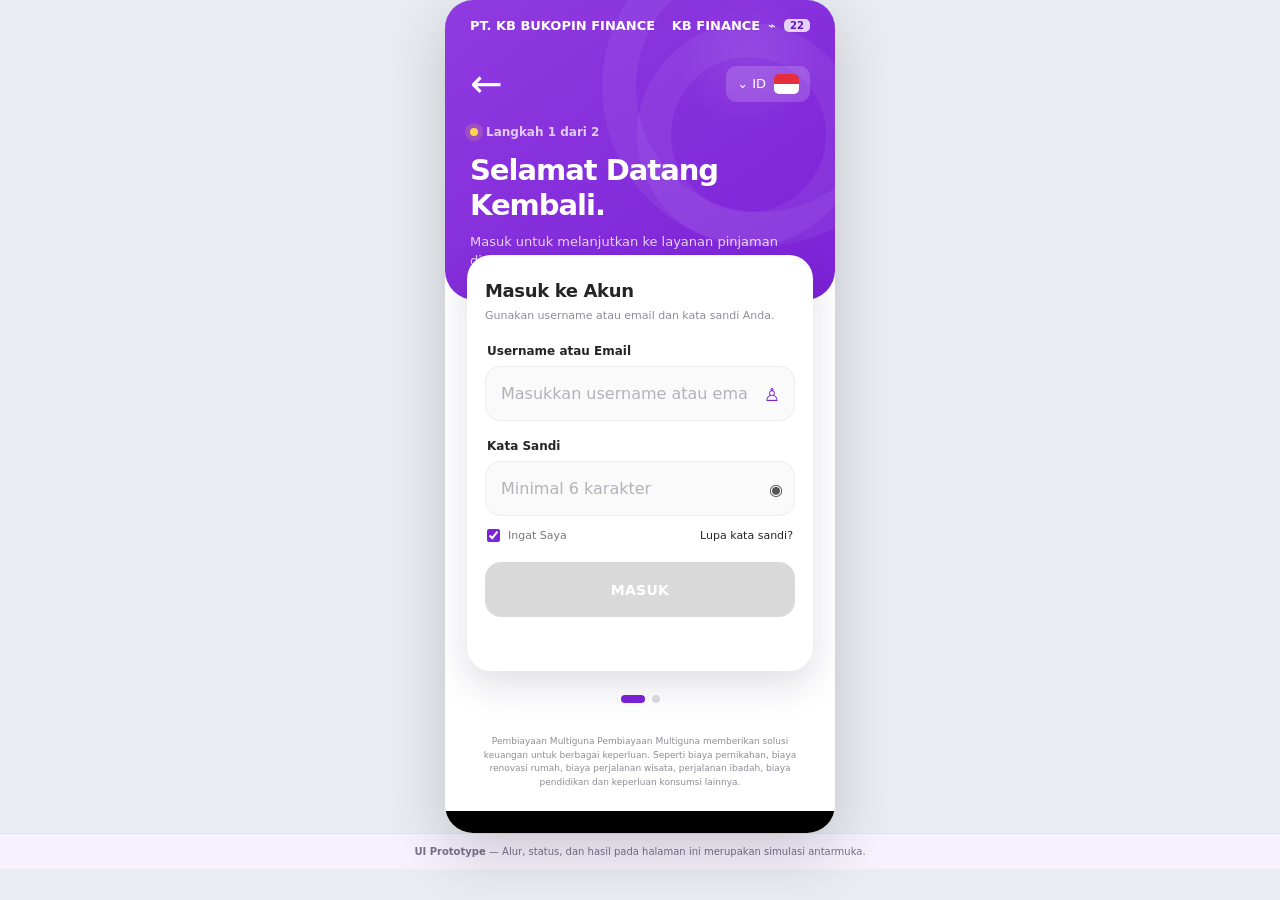
<file: index.html>
<!DOCTYPE html>
<html lang="id">
<head>
  <meta charset="UTF-8">
  <meta name="viewport" content="width=device-width,initial-scale=1">
  <meta name="description" content="Login KB BANK FINANCE">
  <title>KB BANK FIANCE — Masuk</title>
  <link rel="stylesheet" href="style.css">
</head>
<body>
  <main class="app-phone">
    <section class="mobile-hero">
      <div class="statusbar">
        <span>PT. KB BUKOPIN FINANCE</span>
        <div class="status-icons"><span>KB FINANCE</span><span>⌁</span><span class="battery">22</span></div>
      </div>
      <div class="hero-nav">
        <button class="back-button" type="button" aria-label="Kembali">←</button>
        <button class="language-button" type="button"><span>⌄ ID</span><span class="flag"></span></button>
      </div>
      <div class="hero-copy">
        <div class="step"><span class="step-dot"></span>Langkah 1 dari 2</div>
        <h1>Selamat Datang Kembali.</h1>
        <p>Masuk untuk melanjutkan ke layanan pinjaman digital Anda.</p>
      </div>
    </section>

    <section class="mobile-card">
      <div class="card-title">
        <h2>Masuk ke Akun</h2>
        <p>Gunakan username atau email dan kata sandi Anda.</p>
      </div>

      <form id="loginForm" novalidate>
        <div class="field">
          <label for="identity">Username atau Email</label>
          <div class="input-wrap">
            <input id="identity" type="text" autocomplete="username" placeholder="Masukkan username atau email">
            <span class="field-icon">♙</span>
          </div>
        </div>

        <div class="field">
          <label for="password">Kata Sandi</label>
          <div class="input-wrap">
            <input id="password" type="password" autocomplete="current-password" placeholder="Minimal 6 karakter">
            <button class="toggle-password" id="togglePassword" type="button" aria-label="Tampilkan kata sandi">◉</button>
          </div>
        </div>

        <div class="options">
          <label class="remember"><input id="remember" type="checkbox" checked> Ingat Saya</label>
          <a href="#">Lupa kata sandi?</a>
        </div>

        <button id="loginButton" class="primary-mobile" type="submit" disabled>MASUK</button>
        <div id="message" class="message" role="status"></div>
      </form>
    </section>

    <div class="progress-dots"><span class="active"></span><span></span></div>
    <div class="footer-note">Pembiayaan Multiguna

Pembiayaan Multiguna memberikan solusi keuangan untuk berbagai keperluan. Seperti biaya pernikahan, biaya renovasi rumah, biaya perjalanan wisata, perjalanan ibadah, biaya pendidikan dan keperluan konsumsi lainnya.</div>
    <div class="home-indicator"></div>
  </main>
  <script src="storage.js"></script>
  <script src="login.js"></script>
<div style="padding:10px 16px;text-align:center;font-size:10px;line-height:1.5;color:#7c6f89;background:#f7f1fd;border-top:1px solid #eadcf8"><strong>UI Prototype</strong> — Alur, status, dan hasil pada halaman ini merupakan simulasi antarmuka.</div>
</body>
</html>
</file>
<file: style.css>
:root{
  --purple:#7c22d8;
  --purple-dark:#6417bd;
  --purple-soft:#8f3be0;
  --purple-light:#f6effd;
  --cyan:#22d3ee;
  --text:#252525;
  --muted:#8d8d96;
  --line:#ececf1;
  --surface:#ffffff;
  --page:#e9edf2;
  --danger:#c93434;
  --success:#11865a;
  --warning:#d97706;
  --shadow:0 14px 36px rgba(34,18,68,.14);
  --radius:24px;
}
*{box-sizing:border-box;margin:0;padding:0}
html{scroll-behavior:smooth}
body{
  min-height:100vh;
  font-family:Inter,ui-sans-serif,system-ui,-apple-system,BlinkMacSystemFont,"Segoe UI",sans-serif;
  color:var(--text);
  background:var(--page);
}
button,input,select{font:inherit}
button{cursor:pointer}
a{text-decoration:none;color:inherit}
.hidden{display:none!important}
.message{min-height:20px;margin-top:12px;text-align:center;font-size:11px}
.message.error{color:var(--danger)}
.message.success{color:var(--success)}
.app-phone{
  position:relative;
  width:min(100%,390px);
  min-height:100vh;
  margin:auto;
  overflow:hidden;
  background:var(--surface);
  box-shadow:0 18px 60px rgba(0,0,0,.18);
}
.mobile-hero{
  position:relative;
  height:300px;
  overflow:hidden;
  padding:18px 25px 0;
  color:#fff;
  border-radius:0 0 30px 30px;
  background:
    radial-gradient(circle at 78% 20%,rgba(255,255,255,.08),transparent 18%),
    linear-gradient(145deg,var(--purple-soft),var(--purple));
}
.mobile-hero::before,.mobile-hero::after{
  content:"";position:absolute;border:34px solid rgba(255,255,255,.055);border-radius:50%;
}
.mobile-hero::before{width:250px;height:250px;right:-85px;top:-72px}
.mobile-hero::after{width:155px;height:155px;right:-25px;top:23px}
.statusbar,.hero-nav,.hero-copy{position:relative;z-index:2}
.statusbar{display:flex;justify-content:space-between;align-items:center;font-size:13px;font-weight:800}
.status-icons{display:flex;gap:8px;align-items:center}
.battery{padding:1px 6px;border-radius:5px;color:var(--purple-dark);background:rgba(255,255,255,.78);font-size:10px}
.hero-nav{display:flex;align-items:center;justify-content:space-between;margin-top:31px}
.back-button,.language-button{border:0;color:#fff;background:transparent}
.back-button{font-size:39px;line-height:1}
.language-button{display:flex;align-items:center;gap:8px;padding:8px 11px;border-radius:10px;background:rgba(255,255,255,.16);font-size:13px}
.flag{width:25px;height:20px;border-radius:5px;background:linear-gradient(to bottom,#e72d3c 0 50%,#fff 50% 100%)}
.hero-copy .step{display:inline-flex;align-items:center;gap:8px;margin-top:22px;font-size:12px;font-weight:800;color:rgba(255,255,255,.75)}
.step-dot{width:8px;height:8px;border-radius:50%;background:#ffd54f;box-shadow:0 0 0 5px rgba(255,213,79,.16)}
.hero-copy h1{margin-top:13px;font-size:29px;line-height:1.2;font-weight:600;letter-spacing:-.035em}
.hero-copy p{margin-top:9px;max-width:310px;color:rgba(255,255,255,.8);font-size:13px;line-height:1.5}
.mobile-card{
  position:relative;z-index:3;margin:-45px 22px 0;padding:25px 18px 22px;
  border-radius:var(--radius);background:#fff;box-shadow:var(--shadow);
}
.card-title{margin-bottom:20px}
.card-title h2{font-size:18px;letter-spacing:-.02em}
.card-title p{margin-top:6px;color:var(--muted);font-size:11px;line-height:1.55}
.field{margin-bottom:18px}
.field label{display:block;margin:0 0 8px 2px;font-size:12px;font-weight:800}
.input-wrap{position:relative}
.input-wrap input{
  width:100%;height:55px;padding:0 46px 0 15px;border:1px solid var(--line);border-radius:15px;
  outline:none;background:#fafafa;color:var(--text);transition:.2s ease;
}
.input-wrap input:focus{border-color:var(--purple);background:#fff;box-shadow:0 0 0 4px rgba(126,34,216,.10)}
.input-wrap input::placeholder{color:#b2b2ba}
.field-icon{position:absolute;right:15px;top:50%;transform:translateY(-50%);color:var(--purple);font-size:18px}
.toggle-password{position:absolute;right:12px;top:50%;transform:translateY(-50%);border:0;background:transparent;color:#555}
.helper{display:block;margin:7px 2px 0;color:var(--muted);font-size:10px;line-height:1.45}
.notice-box{display:flex;align-items:flex-start;gap:10px;margin:4px 0 20px;padding:12px;border-radius:13px;color:#645474;background:#f7f1fd;font-size:10px;line-height:1.5}
.primary-mobile{
  width:100%;height:55px;border:0;border-radius:16px;color:#fff;background:#d9d9d9;
  font-size:14px;font-weight:900;letter-spacing:.02em;cursor:not-allowed;transition:.2s ease;
}
.primary-mobile.active{cursor:pointer;background:linear-gradient(135deg,var(--purple-soft),var(--purple-dark));box-shadow:0 12px 24px rgba(126,34,216,.25)}
.primary-mobile.active:hover{transform:translateY(-2px)}
.options{display:flex;align-items:center;justify-content:space-between;margin:-5px 2px 20px;font-size:11px}
.remember{display:flex;align-items:center;gap:8px;color:#777}
.remember input{accent-color:var(--purple)}
.footer-note{padding:22px 28px;text-align:center;color:var(--muted);font-size:9px;line-height:1.5}
.progress-dots{display:flex;justify-content:center;gap:7px;margin:24px 0 10px}
.progress-dots span{width:8px;height:8px;border-radius:999px;background:#ddd}
.progress-dots span.active{width:24px;background:var(--purple)}
.home-indicator{height:22px;background:#000}

/* Dashboard */
.dashboard-body{
  min-height:100vh;
  background:
    radial-gradient(circle at top left,rgba(139,92,246,.13),transparent 28%),
    radial-gradient(circle at bottom right,rgba(34,211,238,.10),transparent 28%),
    #f3f6fb;
}
.dashboard-layout{display:grid;grid-template-columns:260px 1fr;min-height:100vh}
.sidebar{
  position:sticky;top:0;height:100vh;padding:24px 18px;color:#fff;
  background:linear-gradient(180deg,#171123,#24113d);
  box-shadow:10px 0 40px rgba(17,24,39,.12);
}
.brand{display:flex;gap:12px;align-items:center;padding:8px 8px 24px}
.brand-logo{width:46px;height:46px;border-radius:15px;display:grid;place-items:center;font-weight:900;background:linear-gradient(145deg,var(--purple-soft),var(--cyan));box-shadow:0 14px 30px rgba(109,40,217,.28)}
.brand h1{font-size:18px}.brand small{display:block;color:#c4b5d9;margin-top:3px}
.nav{display:grid;gap:8px}
.nav a{display:flex;align-items:center;gap:12px;padding:13px 14px;border-radius:14px;color:#d7cce5;transition:.22s}
.nav a:hover,.nav a.active{color:#fff;background:linear-gradient(135deg,rgba(139,92,246,.32),rgba(34,211,238,.12));transform:translateX(4px)}
.nav-icon{width:34px;height:34px;border-radius:11px;display:grid;place-items:center;background:rgba(255,255,255,.08)}
.profile{position:absolute;left:18px;right:18px;bottom:22px;display:flex;gap:12px;align-items:center;padding:14px;border-radius:18px;background:rgba(255,255,255,.07);border:1px solid rgba(255,255,255,.08)}
.avatar{width:42px;height:42px;border-radius:14px;display:grid;place-items:center;font-weight:800;background:linear-gradient(145deg,var(--purple-soft),var(--purple-dark))}
.profile small{display:block;color:#c4b5d9;margin-top:3px}
.dashboard-main{width:100%;max-width:1600px;margin:auto;padding:28px}
.topbar{display:flex;justify-content:space-between;align-items:center;gap:18px;margin-bottom:20px}
.topbar h2{margin:0 0 6px;font-size:28px}.topbar p{margin:0;color:#718096}
.top-actions{display:flex;gap:12px;align-items:center}
.icon-btn,.primary-btn,.secondary-btn{border:0;border-radius:14px;transition:.2s ease}
.icon-btn{width:46px;height:46px;background:#fff;border:1px solid var(--line);box-shadow:var(--shadow)}
.primary-btn{padding:13px 18px;color:#fff;font-weight:800;background:linear-gradient(135deg,var(--purple),var(--purple-soft));box-shadow:0 14px 30px rgba(109,40,217,.24)}
.secondary-btn{padding:12px 16px;background:#fff;color:var(--purple);border:1px solid #ddd6fe;font-weight:800}
.identity-card{display:flex;align-items:center;justify-content:space-between;gap:20px;margin-bottom:20px;padding:20px 22px;border-radius:22px;background:rgba(255,255,255,.94);box-shadow:var(--shadow)}
.identity-main{display:flex;align-items:center;gap:15px}
.identity-avatar{width:58px;height:58px;border-radius:18px;display:grid;place-items:center;color:#fff;font-size:20px;font-weight:900;background:linear-gradient(145deg,var(--purple),var(--cyan))}
.identity-label{display:block;color:#718096;font-size:12px;margin-bottom:4px}
.identity-main h3{font-size:19px}.identity-main p{margin-top:5px;color:#718096;font-size:13px}
.identity-status{display:flex;align-items:center;gap:10px;padding:11px 14px;border-radius:15px;background:#ecfdf5;color:#047857}
.identity-status>span{width:30px;height:30px;border-radius:10px;display:grid;place-items:center;color:#fff;background:#10b981;font-weight:900}
.identity-status small{display:block;color:#5c8f7a;font-size:10px}
.identity-status strong{display:block;margin-top:2px;font-size:12px}
.hero-card{position:relative;overflow:hidden;padding:28px;border-radius:30px;color:#fff;background:radial-gradient(circle at 85% 20%,rgba(255,255,255,.20),transparent 24%),linear-gradient(135deg,var(--purple-dark),var(--purple) 50%,var(--purple-soft));box-shadow:0 30px 70px rgba(76,29,149,.24);margin-bottom:20px}
.hero-card::after{content:"";position:absolute;width:280px;height:280px;border-radius:50%;right:-90px;bottom:-130px;border:35px solid rgba(255,255,255,.12)}
.hero-grid{position:relative;z-index:1;display:grid;grid-template-columns:1.3fr .7fr;gap:24px;align-items:center}
.hero-label{display:inline-flex;padding:8px 12px;border-radius:999px;background:rgba(255,255,255,.16);border:1px solid rgba(255,255,255,.22);font-size:13px;margin-bottom:16px}
.hero-card h3{font-size:22px;margin-bottom:10px}.limit{font-size:46px;font-weight:950;letter-spacing:-1.5px}
.hero-meta{display:flex;gap:24px;flex-wrap:wrap;margin-top:22px}.hero-meta span{display:block;color:rgba(255,255,255,.72);font-size:12px}.hero-meta strong{display:block;margin-top:5px;font-size:16px}
.circle{width:190px;height:190px;margin:auto;border-radius:50%;display:grid;place-items:center;background:conic-gradient(#fff 0 74%,rgba(255,255,255,.18) 74% 100%);box-shadow:0 25px 50px rgba(0,0,0,.18)}
.circle::before{content:"";width:142px;height:142px;border-radius:50%;background:linear-gradient(145deg,#5b21b6,#6d28d9)}
.circle-text{position:absolute;text-align:center}.circle-text strong{display:block;font-size:34px}.circle-text span{font-size:12px;color:rgba(255,255,255,.75)}
.stats{display:grid;grid-template-columns:repeat(4,1fr);gap:16px;margin-bottom:20px}
.card{background:rgba(255,255,255,.94);border:1px solid rgba(255,255,255,.75);border-radius:24px;padding:20px;box-shadow:var(--shadow)}
.stat{min-height:140px;transition:.22s}.stat:hover{transform:translateY(-5px)}
.stat-icon{width:46px;height:46px;border-radius:15px;display:grid;place-items:center;background:linear-gradient(145deg,#ede9fe,#cffafe);margin-bottom:16px}
.stat span{color:#718096;font-size:13px}.stat strong{display:block;font-size:22px;margin-top:6px}.stat small{display:block;margin-top:7px;color:#10b981}
.content-grid{display:grid;grid-template-columns:1.2fr .8fr;gap:18px}
.section-head{display:flex;justify-content:space-between;align-items:center;margin-bottom:18px}.section-head h3{font-size:18px}.section-head a{font-size:13px;color:var(--purple)}
.progress-item{display:grid;grid-template-columns:44px 1fr auto;gap:14px;align-items:center;padding:14px 0;border-bottom:1px solid var(--line)}.progress-item:last-child{border-bottom:0}
.step-number{width:40px;height:40px;border-radius:13px;display:grid;place-items:center;font-weight:800;color:var(--purple);background:#f3e8ff}
.progress-title{font-weight:800;margin-bottom:7px}.bar{height:8px;border-radius:999px;background:#edf0f5;overflow:hidden}.bar i{display:block;height:100%;border-radius:inherit;background:linear-gradient(90deg,var(--purple),var(--cyan))}
.pill{padding:7px 10px;border-radius:999px;font-size:11px;font-weight:800;white-space:nowrap}.done{background:#d1fae5;color:#047857}.process{background:#fef3c7;color:#b45309}.pending{background:#eef2f7;color:#64748b}
.form-group{margin-bottom:16px}.form-group label{display:block;font-size:12px;color:#718096;margin-bottom:8px}
.dashboard-field{display:flex;align-items:center;gap:9px;border-radius:15px;padding:12px 14px;background:#f8faff;border:1px solid var(--line)}
.dashboard-field input,.dashboard-field select{width:100%;border:0;outline:0;background:transparent;color:var(--text)}
input[type=range]{width:100%;accent-color:var(--purple)}
.estimate{margin:18px 0;padding:18px;border-radius:18px;background:linear-gradient(145deg,#f3e8ff,#ecfeff);border:1px solid #e9d5ff}.estimate span{color:#718096;font-size:12px}.estimate strong{display:block;font-size:26px;margin-top:6px}
.quick-actions{display:grid;grid-template-columns:repeat(2,1fr);gap:12px;margin-top:18px}.quick{border:1px solid var(--line);background:#fff;border-radius:16px;padding:14px;text-align:left;transition:.2s}.quick:hover{transform:translateY(-3px)}.quick b{display:block;margin-bottom:5px}.quick small{color:#718096}
@media(min-width:391px){.app-phone{min-height:790px;border-radius:28px}}
@media(max-width:1080px){.dashboard-layout{grid-template-columns:90px 1fr}.brand-copy,.nav span,.profile .copy{display:none}.sidebar{padding:20px 12px}.brand,.nav a,.profile{justify-content:center}.profile{left:12px;right:12px}.stats{grid-template-columns:repeat(2,1fr)}.content-grid{grid-template-columns:1fr}}
@media(max-width:760px){.dashboard-layout{display:block}.sidebar{display:none}.dashboard-main{padding:18px}.topbar{align-items:flex-start}.top-actions .primary-btn{display:none}.identity-card{align-items:flex-start;flex-direction:column}.identity-status{width:100%}.hero-grid{grid-template-columns:1fr}.circle{width:160px;height:160px}.circle::before{width:120px;height:120px}.limit{font-size:36px}.stats{grid-template-columns:1fr 1fr}}
@media(max-width:520px){.stats{grid-template-columns:1fr}.progress-item{grid-template-columns:42px 1fr}.pill{grid-column:2}.quick-actions{grid-template-columns:1fr}}
</file>
<file: dashboard.css>
:root{
  --dash-bg:#f4f7fb;
  --dash-surface:rgba(255,255,255,.88);
  --dash-surface-strong:#ffffff;
  --dash-border:rgba(255,255,255,.72);
  --dash-text:#1d2130;
  --dash-muted:#718096;
  --dash-purple:#7c22d8;
  --dash-purple-dark:#5f16b8;
  --dash-purple-soft:#9639e5;
  --dash-cyan:#22d3ee;
  --dash-green:#10b981;
  --dash-yellow:#f59e0b;
  --dash-shadow:0 24px 70px rgba(52,37,87,.12);
  --dash-shadow-soft:0 14px 36px rgba(52,37,87,.08);
  --dash-radius-xl:30px;
  --dash-radius-lg:22px;
  --dash-radius-md:16px;
}

.dashboard-body{
  background:
    radial-gradient(circle at 8% 8%,rgba(150,57,229,.15),transparent 26%),
    radial-gradient(circle at 92% 16%,rgba(34,211,238,.13),transparent 28%),
    radial-gradient(circle at 76% 92%,rgba(124,34,216,.08),transparent 22%),
    var(--dash-bg);
  color:var(--dash-text);
}

.dashboard-layout{
  display:grid;
  grid-template-columns:272px minmax(0,1fr);
  min-height:100vh;
}

.sidebar{
  position:sticky;
  top:0;
  height:100vh;
  padding:24px 18px;
  overflow:hidden;
  color:#fff;
  background:
    radial-gradient(circle at 20% 15%,rgba(150,57,229,.24),transparent 26%),
    linear-gradient(180deg,#171123 0%,#24113d 58%,#1d1030 100%);
  box-shadow:12px 0 40px rgba(28,13,50,.13);
}

.sidebar::before{
  content:"";
  position:absolute;
  width:260px;
  height:260px;
  border-radius:50%;
  right:-150px;
  top:100px;
  border:34px solid rgba(255,255,255,.035);
}

.brand,.nav,.profile{position:relative;z-index:2}

.brand{
  display:flex;
  align-items:center;
  gap:12px;
  padding:8px 8px 22px;
}

.brand-logo{
  width:48px;
  height:48px;
  border-radius:16px;
  display:grid;
  place-items:center;
  font-weight:950;
  background:linear-gradient(145deg,var(--dash-purple-soft),var(--dash-cyan));
  box-shadow:0 14px 28px rgba(124,34,216,.30);
}

.brand h1{font-size:18px;letter-spacing:-.3px}
.brand small{display:block;color:#cdbfdd;margin-top:3px}

.nav-section-label{
  margin:14px 12px 8px;
  color:#8f80a6;
  font-size:10px;
  font-weight:800;
  letter-spacing:.12em;
  text-transform:uppercase;
}

.nav{display:grid;gap:8px}
.nav a{
  display:flex;
  align-items:center;
  gap:12px;
  min-height:48px;
  padding:7px 12px;
  border-radius:15px;
  color:#d9cfe6;
  transition:transform .22s ease,background .22s ease,color .22s ease;
}
.nav a:hover,.nav a.active{
  color:#fff;
  background:linear-gradient(135deg,rgba(150,57,229,.30),rgba(34,211,238,.10));
  transform:translateX(4px);
}
.nav-icon{
  width:34px;
  height:34px;
  display:grid;
  place-items:center;
  border-radius:11px;
  background:rgba(255,255,255,.08);
  box-shadow:inset 0 1px 0 rgba(255,255,255,.08);
}
.nav svg{width:18px;height:18px;stroke:currentColor}

.profile{
  position:absolute;
  left:18px;
  right:18px;
  bottom:22px;
  display:flex;
  gap:12px;
  align-items:center;
  padding:14px;
  border-radius:18px;
  background:rgba(255,255,255,.07);
  border:1px solid rgba(255,255,255,.08);
  backdrop-filter:blur(14px);
}
.avatar{
  width:44px;
  height:44px;
  border-radius:14px;
  display:grid;
  place-items:center;
  font-weight:900;
  background:linear-gradient(145deg,var(--dash-purple-soft),var(--dash-purple-dark));
  box-shadow:0 10px 24px rgba(124,34,216,.24);
}
.profile small{display:block;color:#c4b5d9;margin-top:3px}

.dashboard-main{
  width:100%;
  max-width:1640px;
  margin:auto;
  padding:28px;
}

.topbar{
  position:sticky;
  top:0;
  z-index:20;
  display:flex;
  justify-content:space-between;
  align-items:center;
  gap:18px;
  margin:-28px -28px 20px;
  padding:22px 28px 16px;
  background:linear-gradient(180deg,rgba(244,247,251,.92),rgba(244,247,251,.70),transparent);
  backdrop-filter:blur(16px);
}
.topbar h2{
  margin:0 0 6px;
  font-size:28px;
  letter-spacing:-.7px;
}
.topbar p{margin:0;color:var(--dash-muted)}

.top-actions{
  display:flex;
  gap:10px;
  align-items:center;
}

.icon-btn,.primary-btn,.secondary-btn{
  border:0;
  border-radius:14px;
  transition:transform .2s ease,box-shadow .2s ease,filter .2s ease;
}
.icon-btn{
  width:46px;
  height:46px;
  display:grid;
  place-items:center;
  color:var(--dash-text);
  background:rgba(255,255,255,.88);
  border:1px solid rgba(255,255,255,.8);
  box-shadow:var(--dash-shadow-soft);
}
.icon-btn svg{width:19px;height:19px;stroke:currentColor}
.primary-btn{
  padding:13px 18px;
  color:#fff;
  font-weight:850;
  background:linear-gradient(135deg,var(--dash-purple-dark),var(--dash-purple-soft));
  box-shadow:0 14px 30px rgba(124,34,216,.24);
}
.secondary-btn{
  padding:12px 16px;
  color:var(--dash-purple);
  background:rgba(255,255,255,.88);
  border:1px solid #e7daf5;
  font-weight:850;
  box-shadow:var(--dash-shadow-soft);
}
.icon-btn:hover,.primary-btn:hover,.secondary-btn:hover{
  transform:translateY(-2px);
  filter:brightness(1.03);
}

.dashboard-grid{
  display:grid;
  grid-template-columns:minmax(0,1.32fr) minmax(320px,.68fr);
  gap:18px;
}

.hero-card{
  position:relative;
  overflow:hidden;
  min-height:340px;
  padding:30px;
  border-radius:var(--dash-radius-xl);
  color:#fff;
  background:
    radial-gradient(circle at 78% 16%,rgba(255,255,255,.22),transparent 18%),
    linear-gradient(135deg,#5b16b8 0%,#7c22d8 48%,#9639e5 74%,#22c5d6 130%);
  box-shadow:0 34px 80px rgba(86,32,165,.25);
}
.hero-card::before,.hero-card::after{
  content:"";
  position:absolute;
  border-radius:50%;
  border:36px solid rgba(255,255,255,.08);
}
.hero-card::before{width:330px;height:330px;right:-100px;top:-130px}
.hero-card::after{width:220px;height:220px;left:-140px;bottom:-150px}

.hero-top,.hero-footer{position:relative;z-index:2}
.hero-top{
  display:flex;
  align-items:flex-start;
  justify-content:space-between;
  gap:20px;
}
.hero-label{
  display:inline-flex;
  align-items:center;
  gap:8px;
  padding:8px 12px;
  border-radius:999px;
  background:rgba(255,255,255,.14);
  border:1px solid rgba(255,255,255,.18);
  font-size:12px;
  font-weight:800;
}
.hero-card h3{
  margin:18px 0 10px;
  font-size:22px;
  font-weight:700;
}
.limit{
  font-size:50px;
  line-height:1;
  font-weight:950;
  letter-spacing:-2px;
  text-shadow:0 10px 24px rgba(0,0,0,.16);
}
.hero-actions{
  display:flex;
  gap:10px;
  margin-top:22px;
  flex-wrap:wrap;
}
.hero-button{
  border:1px solid rgba(255,255,255,.2);
  border-radius:14px;
  padding:11px 14px;
  color:#fff;
  background:rgba(255,255,255,.12);
  backdrop-filter:blur(12px);
  font-weight:800;
}
.hero-button.primary{
  color:var(--dash-purple-dark);
  background:#fff;
}
.hero-footer{
  display:grid;
  grid-template-columns:repeat(3,1fr);
  gap:12px;
  margin-top:28px;
}
.hero-meta-card{
  padding:14px;
  border-radius:16px;
  background:rgba(255,255,255,.11);
  border:1px solid rgba(255,255,255,.14);
  backdrop-filter:blur(12px);
}
.hero-meta-card span{display:block;color:rgba(255,255,255,.68);font-size:11px}
.hero-meta-card strong{display:block;margin-top:5px;font-size:14px}

.progress-ring{
  position:relative;
  width:156px;
  height:156px;
  flex:0 0 156px;
  display:grid;
  place-items:center;
}
.progress-ring svg{transform:rotate(-90deg)}
.progress-ring circle{
  fill:none;
  stroke-width:12;
}
.progress-ring .track{stroke:rgba(255,255,255,.16)}
.progress-ring .value{
  stroke:#fff;
  stroke-linecap:round;
  filter:drop-shadow(0 0 8px rgba(255,255,255,.35));
  transition:stroke-dashoffset 1s cubic-bezier(.2,.8,.2,1);
}
.progress-ring-text{
  position:absolute;
  text-align:center;
}
.progress-ring-text strong{display:block;font-size:30px}
.progress-ring-text span{display:block;margin-top:4px;color:rgba(255,255,255,.72);font-size:11px}

.side-stack{display:grid;gap:18px}

.glass-card{
  background:var(--dash-surface);
  border:1px solid var(--dash-border);
  border-radius:var(--dash-radius-lg);
  box-shadow:var(--dash-shadow);
  backdrop-filter:blur(18px);
}

.identity-card{
  display:flex;
  align-items:center;
  justify-content:space-between;
  gap:20px;
  padding:20px;
}
.identity-main{display:flex;align-items:center;gap:14px}
.identity-avatar{
  width:58px;
  height:58px;
  border-radius:18px;
  display:grid;
  place-items:center;
  color:#fff;
  font-size:20px;
  font-weight:950;
  background:linear-gradient(145deg,var(--dash-purple),var(--dash-cyan));
  box-shadow:0 14px 28px rgba(124,34,216,.20);
}
.identity-label{display:block;color:var(--dash-muted);font-size:11px;margin-bottom:4px}
.identity-main h3{font-size:18px}
.identity-main p{margin-top:5px;color:var(--dash-muted);font-size:12px}
.identity-status{
  display:flex;
  align-items:center;
  gap:10px;
  padding:10px 12px;
  border-radius:14px;
  background:#ecfdf5;
  color:#047857;
}
.identity-status svg{width:18px;height:18px;stroke:currentColor}
.identity-status small{display:block;color:#5c8f7a;font-size:10px}
.identity-status strong{display:block;margin-top:2px;font-size:12px}

.quick-panel{padding:20px}
.section-head{
  display:flex;
  justify-content:space-between;
  align-items:center;
  gap:14px;
  margin-bottom:16px;
}
.section-head h3{font-size:18px}
.section-head a{font-size:12px;color:var(--dash-purple);font-weight:800}
.quick-actions-grid{
  display:grid;
  grid-template-columns:repeat(2,1fr);
  gap:12px;
}
.quick-action{
  border:1px solid #ebe5f3;
  border-radius:16px;
  padding:14px;
  text-align:left;
  background:#fff;
  transition:transform .2s ease,box-shadow .2s ease,border-color .2s ease;
}
.quick-action:hover{
  transform:translateY(-3px);
  border-color:#dcc9ef;
  box-shadow:0 14px 28px rgba(70,39,111,.10);
}
.quick-action-icon{
  width:38px;
  height:38px;
  display:grid;
  place-items:center;
  margin-bottom:12px;
  border-radius:12px;
  color:var(--dash-purple);
  background:linear-gradient(145deg,#f3e8ff,#ecfeff);
}
.quick-action-icon svg{width:18px;height:18px;stroke:currentColor}
.quick-action b{display:block;font-size:13px}
.quick-action small{display:block;margin-top:4px;color:var(--dash-muted);line-height:1.45}

.stats{
  grid-column:1/-1;
  display:grid;
  grid-template-columns:repeat(4,1fr);
  gap:16px;
}
.stat{
  position:relative;
  overflow:hidden;
  min-height:150px;
  padding:20px;
  border-radius:var(--dash-radius-lg);
  background:var(--dash-surface);
  border:1px solid var(--dash-border);
  box-shadow:var(--dash-shadow-soft);
  backdrop-filter:blur(16px);
  transition:transform .22s ease,box-shadow .22s ease;
}
.stat:hover{transform:translateY(-5px);box-shadow:var(--dash-shadow)}
.stat::after{
  content:"";
  position:absolute;
  width:90px;
  height:90px;
  border-radius:50%;
  right:-34px;
  top:-34px;
  background:linear-gradient(145deg,rgba(124,34,216,.08),rgba(34,211,238,.06));
}
.stat-icon{
  position:relative;
  z-index:2;
  width:46px;
  height:46px;
  display:grid;
  place-items:center;
  border-radius:15px;
  color:var(--dash-purple);
  background:linear-gradient(145deg,#f3e8ff,#ecfeff);
}
.stat-icon svg{width:20px;height:20px;stroke:currentColor}
.stat span{display:block;margin-top:16px;color:var(--dash-muted);font-size:12px}
.stat strong{display:block;margin-top:6px;font-size:22px;letter-spacing:-.4px}
.stat small{display:block;margin-top:7px;color:var(--dash-green);font-size:11px}

.content-grid{
  grid-column:1/-1;
  display:grid;
  grid-template-columns:minmax(0,1.2fr) minmax(320px,.8fr);
  gap:18px;
}
.card{
  background:var(--dash-surface);
  border:1px solid var(--dash-border);
  border-radius:var(--dash-radius-lg);
  padding:20px;
  box-shadow:var(--dash-shadow);
  backdrop-filter:blur(18px);
}

.timeline{
  position:relative;
  display:grid;
  gap:2px;
}
.timeline::before{
  content:"";
  position:absolute;
  left:19px;
  top:18px;
  bottom:18px;
  width:2px;
  background:#ece8f3;
}
.timeline-item{
  position:relative;
  display:grid;
  grid-template-columns:40px 1fr auto;
  gap:14px;
  align-items:center;
  padding:14px 0;
}
.timeline-dot{
  position:relative;
  z-index:2;
  width:40px;
  height:40px;
  display:grid;
  place-items:center;
  border-radius:13px;
  color:var(--dash-purple);
  background:#f4eafd;
  border:1px solid #eadcf8;
}
.timeline-dot.done{
  color:#fff;
  background:linear-gradient(145deg,var(--dash-purple),var(--dash-purple-soft));
  box-shadow:0 10px 20px rgba(124,34,216,.18);
}
.timeline-dot svg{width:17px;height:17px;stroke:currentColor}
.timeline-title{font-weight:850;margin-bottom:5px}
.timeline-copy{color:var(--dash-muted);font-size:12px;line-height:1.5}
.pill{
  padding:7px 10px;
  border-radius:999px;
  font-size:10px;
  font-weight:850;
  white-space:nowrap;
}
.pill.done{background:#d1fae5;color:#047857}
.pill.process{background:#fef3c7;color:#b45309}
.pill.pending{background:#eef2f7;color:#64748b}

.form-group{margin-bottom:16px}
.form-group label{display:block;margin-bottom:8px;color:var(--dash-muted);font-size:12px}
.dashboard-field{
  display:flex;
  align-items:center;
  gap:9px;
  padding:12px 14px;
  border:1px solid #e8e3ef;
  border-radius:15px;
  background:#fbfcff;
}
.dashboard-field input,.dashboard-field select{
  width:100%;
  border:0;
  outline:0;
  color:var(--dash-text);
  background:transparent;
}
input[type=range]{width:100%;accent-color:var(--dash-purple)}
.estimate{
  margin:18px 0;
  padding:18px;
  border-radius:18px;
  background:linear-gradient(145deg,#f4eafd,#ecfeff);
  border:1px solid #e9d5ff;
}
.estimate span{color:var(--dash-muted);font-size:12px}
.estimate strong{display:block;margin-top:6px;font-size:27px;letter-spacing:-.5px}
.estimate small{display:block;margin-top:6px;color:var(--dash-muted);font-size:10px;line-height:1.5}

.activity-list{display:grid}
.activity-item{
  display:grid;
  grid-template-columns:40px 1fr auto;
  gap:12px;
  align-items:start;
  padding:14px 0;
  border-bottom:1px solid #ece8f2;
}
.activity-item:last-child{border-bottom:0}
.activity-icon{
  width:40px;
  height:40px;
  display:grid;
  place-items:center;
  border-radius:13px;
  color:var(--dash-purple);
  background:#f4eafd;
}
.activity-icon svg{width:17px;height:17px;stroke:currentColor}
.activity-item strong{font-size:13px}
.activity-item p{margin-top:5px;color:var(--dash-muted);font-size:11px;line-height:1.5}
.activity-item time{color:var(--dash-muted);font-size:10px;white-space:nowrap}

.fab{
  position:fixed;
  right:24px;
  bottom:24px;
  z-index:30;
  width:58px;
  height:58px;
  display:none;
  place-items:center;
  border:0;
  border-radius:18px;
  color:#fff;
  background:linear-gradient(145deg,var(--dash-purple-dark),var(--dash-purple-soft));
  box-shadow:0 18px 38px rgba(124,34,216,.30);
}
.fab svg{width:22px;height:22px;stroke:currentColor}

.skeleton-overlay{
  position:fixed;
  inset:0;
  z-index:100;
  display:grid;
  place-items:center;
  background:rgba(244,247,251,.88);
  backdrop-filter:blur(12px);
  transition:opacity .35s ease,visibility .35s ease;
}
.skeleton-overlay.hidden{
  opacity:0;
  visibility:hidden;
}
.loader-card{
  width:min(88vw,360px);
  padding:24px;
  border-radius:24px;
  background:#fff;
  box-shadow:var(--dash-shadow);
}
.loader-line,.loader-circle{
  position:relative;
  overflow:hidden;
  background:#ece8f3;
}
.loader-line::after,.loader-circle::after{
  content:"";
  position:absolute;
  inset:0;
  transform:translateX(-100%);
  background:linear-gradient(90deg,transparent,rgba(255,255,255,.72),transparent);
  animation:shimmer 1.1s infinite;
}
.loader-circle{width:56px;height:56px;border-radius:18px}
.loader-line{height:12px;border-radius:999px;margin-top:12px}
.loader-line.short{width:48%}
.loader-line.medium{width:72%}
@keyframes shimmer{100%{transform:translateX(100%)}}

.reveal{
  opacity:0;
  transform:translateY(14px);
  animation:reveal .55s ease forwards;
}
.reveal.delay-1{animation-delay:.08s}
.reveal.delay-2{animation-delay:.16s}
.reveal.delay-3{animation-delay:.24s}
@keyframes reveal{to{opacity:1;transform:none}}

@media(prefers-reduced-motion:reduce){
  *,*::before,*::after{
    scroll-behavior:auto!important;
    animation-duration:.01ms!important;
    animation-iteration-count:1!important;
    transition-duration:.01ms!important;
  }
}

@media(max-width:1180px){
  .dashboard-grid{grid-template-columns:1fr}
  .side-stack{grid-template-columns:1fr 1fr}
  .stats{grid-template-columns:repeat(2,1fr)}
}
@media(max-width:960px){
  .dashboard-layout{grid-template-columns:90px 1fr}
  .brand-copy,.nav span,.profile .copy,.nav-section-label{display:none}
  .sidebar{padding:20px 12px}
  .brand,.nav a,.profile{justify-content:center}
  .profile{left:12px;right:12px}
}
@media(max-width:760px){
  .dashboard-layout{display:block}
  .sidebar{display:none}
  .dashboard-main{padding:18px}
  .topbar{margin:-18px -18px 16px;padding:18px 18px 14px;align-items:flex-start}
  .topbar h2{font-size:24px}
  .top-actions .primary-btn{display:none}
  .hero-card{padding:22px;min-height:auto}
  .hero-top{display:grid}
  .progress-ring{width:140px;height:140px;margin:auto}
  .limit{font-size:38px}
  .hero-footer{grid-template-columns:1fr}
  .side-stack{grid-template-columns:1fr}
  .stats{grid-template-columns:1fr 1fr}
  .content-grid{grid-template-columns:1fr}
  .identity-card{align-items:flex-start;flex-direction:column}
  .identity-status{width:100%}
  .fab{display:grid}
}
@media(max-width:520px){
  .stats{grid-template-columns:1fr}
  .quick-actions-grid{grid-template-columns:1fr}
  .timeline-item{grid-template-columns:40px 1fr}
  .timeline-item .pill{grid-column:2}
} 
.modal-overlay{
    position:fixed;
    inset:0;
    background:
    rgba(15,23,42,.55);
    backdrop-filter:blur(8px);
    display:flex;
    align-items:center;
    justify-content:center;
    z-index:9999;
    animation:fadeIn .3s ease;
}


.modal-card.premium{

    width:min(430px,90%);
    background:
    linear-gradient(
      180deg,
      #ffffff 0%,
      #faf8ff 100%
    );

    border-radius:28px;
    padding:30px;

    box-shadow:
    0 25px 80px rgba(0,0,0,.18);

    text-align:center;

    animation:
    slideUp .35s ease;
}


.modal-icon{

    width:64px;
    height:64px;

    margin:auto;

    display:flex;
    align-items:center;
    justify-content:center;

    border-radius:50%;

    background:#fff4e5;

    font-size:30px;

}


.modal-card h3{

    margin:18px 0 10px;

    font-size:22px;

    color:#111827;

}



.status-badge{

    display:inline-block;

    padding:8px 18px;

    border-radius:999px;

    background:#fff1f2;

    color:#dc2626;

    font-size:13px;

    font-weight:700;

}



.modal-desc{

    color:#64748b;

    line-height:1.6;

    font-size:14px;

    margin-top:18px;

}



.activation-box{

    margin-top:22px;

    padding:18px;

    border-radius:20px;

    background:#f5f3ff;

    border:1px solid #ede9fe;

}



.activation-box h4{

    margin:0 0 14px;

    color:#4c1d95;

}



.activation-item{

    display:flex;

    justify-content:space-between;

    align-items:center;

    font-size:14px;

}



.activation-item strong{

    color:#6d28d9;

}



.security-info{

    display:flex;

    gap:10px;

    margin-top:18px;

    padding:14px;

    background:#ecfdf5;

    border-radius:16px;

    text-align:left;

}



.security-info p{

    margin:0;

    font-size:13px;

    color:#065f46;

    line-height:1.5;

}



.footer-message{

    font-size:13px;

    color:#64748b;

    margin-top:18px;

}



.modal-actions{

    display:flex;

    gap:12px;

    margin-top:24px;

}



.modal-actions button{

    flex:1;

    height:48px;

    border-radius:14px;

    border:none;

    font-weight:700;

    cursor:pointer;

}



.btn-secondary{

    background:#f1f5f9;

    color:#475569;

}



.btn-primary{

    background:
    linear-gradient(
      135deg,
      #7c3aed,
      #9333ea
    );

    color:white;

    box-shadow:
    0 10px 25px rgba(124,58,237,.3);

}



@keyframes fadeIn{

from{
opacity:0;
}

to{
opacity:1;
}

}


@keyframes slideUp{

from{

transform:translateY(30px);

opacity:0;

}

to{

transform:translateY(0);

opacity:1;

}

}
</file>
<file: flow.css>
.flow-page{
  min-height:100vh;
  display:grid;
  place-items:center;
  padding:24px;
  background:
    radial-gradient(circle at top left,rgba(150,57,229,.18),transparent 30%),
    radial-gradient(circle at bottom right,rgba(34,211,238,.12),transparent 30%),
    #e9edf2;
}
.flow-shell{
  width:min(100%,430px);
  min-height:min(880px,100vh);
  overflow:hidden;
  border-radius:30px;
  background:#fff;
  box-shadow:0 24px 70px rgba(34,18,68,.18);
}
.flow-hero{
  position:relative;
  min-height:250px;
  overflow:hidden;
  padding:24px 24px 56px;
  color:#fff;
  background:linear-gradient(145deg,var(--purple-soft),var(--purple));
  border-radius:0 0 32px 32px;
}
.flow-hero::before,.flow-hero::after{
  content:"";position:absolute;border-radius:50%;
  border:34px solid rgba(255,255,255,.06)
}
.flow-hero::before{width:250px;height:250px;right:-100px;top:-100px}
.flow-hero::after{width:150px;height:150px;left:-90px;bottom:-100px}
.flow-top,.flow-copy{position:relative;z-index:2}
.flow-top{display:flex;justify-content:space-between;align-items:center}
.flow-back,.flow-lang{
  border:0;color:#fff;background:transparent
}
.flow-back{font-size:32px}
.flow-lang{padding:8px 11px;border-radius:10px;background:rgba(255,255,255,.14)}
.flow-step{
  display:inline-flex;align-items:center;gap:8px;margin-top:32px;
  color:rgba(255,255,255,.78);font-size:12px;font-weight:800
}
.flow-step::before{
  content:"";width:8px;height:8px;border-radius:50%;background:#ffd54f;
  box-shadow:0 0 0 5px rgba(255,213,79,.16)
}
.flow-copy h1{margin-top:14px;font-size:30px;letter-spacing:-.04em}
.flow-copy p{margin-top:10px;color:rgba(255,255,255,.8);font-size:13px;line-height:1.55}
.flow-card{
  position:relative;z-index:3;margin:-38px 20px 24px;padding:22px;
  border-radius:24px;background:#fff;box-shadow:0 14px 34px rgba(30,15,55,.12)
}
.flow-title{margin-bottom:20px}
.flow-title h2{font-size:19px}
.flow-title p{margin-top:6px;color:var(--muted);font-size:11px;line-height:1.5}
.flow-field{margin-bottom:16px}
.flow-field label{display:block;margin-bottom:8px;font-size:12px;font-weight:800}
.flow-input{
  display:flex;align-items:center;gap:9px;
  min-height:54px;padding:0 14px;border:1px solid var(--line);
  border-radius:15px;background:#fafafa
}
.flow-input:focus-within{border-color:var(--purple);box-shadow:0 0 0 4px rgba(126,34,216,.1);background:#fff}
.flow-input input,.flow-input select{
  width:100%;border:0;outline:0;background:transparent;color:var(--text)
}
.flow-note{
  margin:14px 0;padding:12px;border-radius:14px;
  color:#645474;background:#f7f1fd;font-size:10px;line-height:1.55
}
.flow-button{
  width:100%;min-height:54px;border:0;border-radius:16px;
  color:#fff;font-weight:900;
  background:linear-gradient(135deg,var(--purple-soft),var(--purple-dark));
  box-shadow:0 12px 24px rgba(126,34,216,.24)
}
.flow-button:disabled{opacity:.45;cursor:not-allowed;box-shadow:none}
.flow-button.secondary{
  color:var(--purple);background:#fff;border:1px solid #e4d6f4;box-shadow:none
}
.flow-actions{display:grid;grid-template-columns:1fr 1fr;gap:10px}
.flow-message{min-height:20px;margin-top:12px;text-align:center;font-size:11px}
.flow-message.error{color:var(--danger)}
.flow-message.success{color:var(--success)}
.upload-grid{display:grid;gap:12px}
.upload-item{
  display:flex;align-items:center;justify-content:space-between;gap:14px;
  padding:14px;border:1px solid var(--line);border-radius:16px;background:#fbfcff
}
.upload-item strong{display:block;font-size:13px}
.upload-item small{display:block;margin-top:4px;color:var(--muted);font-size:10px}
.upload-control input{display:none}
.upload-control label{
  display:inline-flex;padding:9px 11px;border-radius:11px;
  color:var(--purple);background:#f4eafd;font-size:11px;font-weight:800;cursor:pointer
}
.summary-list{display:grid;gap:12px}
.summary-row{
  display:flex;justify-content:space-between;gap:18px;
  padding-bottom:12px;border-bottom:1px solid var(--line)
}
.summary-row span{color:var(--muted);font-size:12px}
.summary-row strong{text-align:right;font-size:13px}
.summary-total{
  margin:16px 0;padding:16px;border-radius:17px;
  color:#fff;background:linear-gradient(135deg,var(--purple-dark),var(--purple-soft))
}
.summary-total span{font-size:11px;color:rgba(255,255,255,.72)}
.summary-total strong{display:block;margin-top:5px;font-size:25px}
.pin-dots{display:flex;justify-content:center;gap:12px;margin:18px 0 24px}
.pin-dot{
  width:16px;height:16px;border-radius:50%;background:#e5e7eb;
  transition:.2s ease
}
.pin-dot.filled{background:var(--purple);box-shadow:0 0 0 5px rgba(126,34,216,.1)}
.keypad{display:grid;grid-template-columns:repeat(3,1fr);gap:10px}
.keypad button{
  min-height:58px;border:1px solid var(--line);border-radius:16px;
  background:#fff;font-size:20px;font-weight:850
}
.keypad button:hover{background:#f8f3fd}
.process-wrap{text-align:center;padding:12px 4px}
.spinner{
  width:94px;height:94px;margin:10px auto 28px;border-radius:50%;
  border:8px solid #efe7f7;border-top-color:var(--purple);
  animation:spin 1s linear infinite
}
@keyframes spin{to{transform:rotate(360deg)}}
.process-status{
  min-height:64px;display:grid;place-items:center;
  font-size:17px;font-weight:850;transition:.3s ease
}
.process-status.fade{opacity:0;transform:translateY(8px)}
.process-progress{
  height:9px;margin-top:18px;border-radius:999px;background:#eee8f4;overflow:hidden
}
.process-progress i{
  display:block;height:100%;width:0;border-radius:inherit;
  background:linear-gradient(90deg,var(--purple),var(--cyan));transition:width .7s ease
}
.result-icon{
  width:86px;height:86px;margin:0 auto 18px;border-radius:26px;
  display:grid;place-items:center;color:#fff;font-size:42px;
  background:linear-gradient(145deg,var(--purple),var(--cyan));
  box-shadow:0 20px 40px rgba(126,34,216,.24)
}
.result-center{text-align:center}
.result-center h2{font-size:24px}
.result-center p{margin-top:10px;color:var(--muted);font-size:12px;line-height:1.6}
@media(max-width:480px){
  .flow-page{padding:0;background:#fff}
  .flow-shell{min-height:100vh;border-radius:0}
  .flow-actions{grid-template-columns:1fr}
}
</file>
